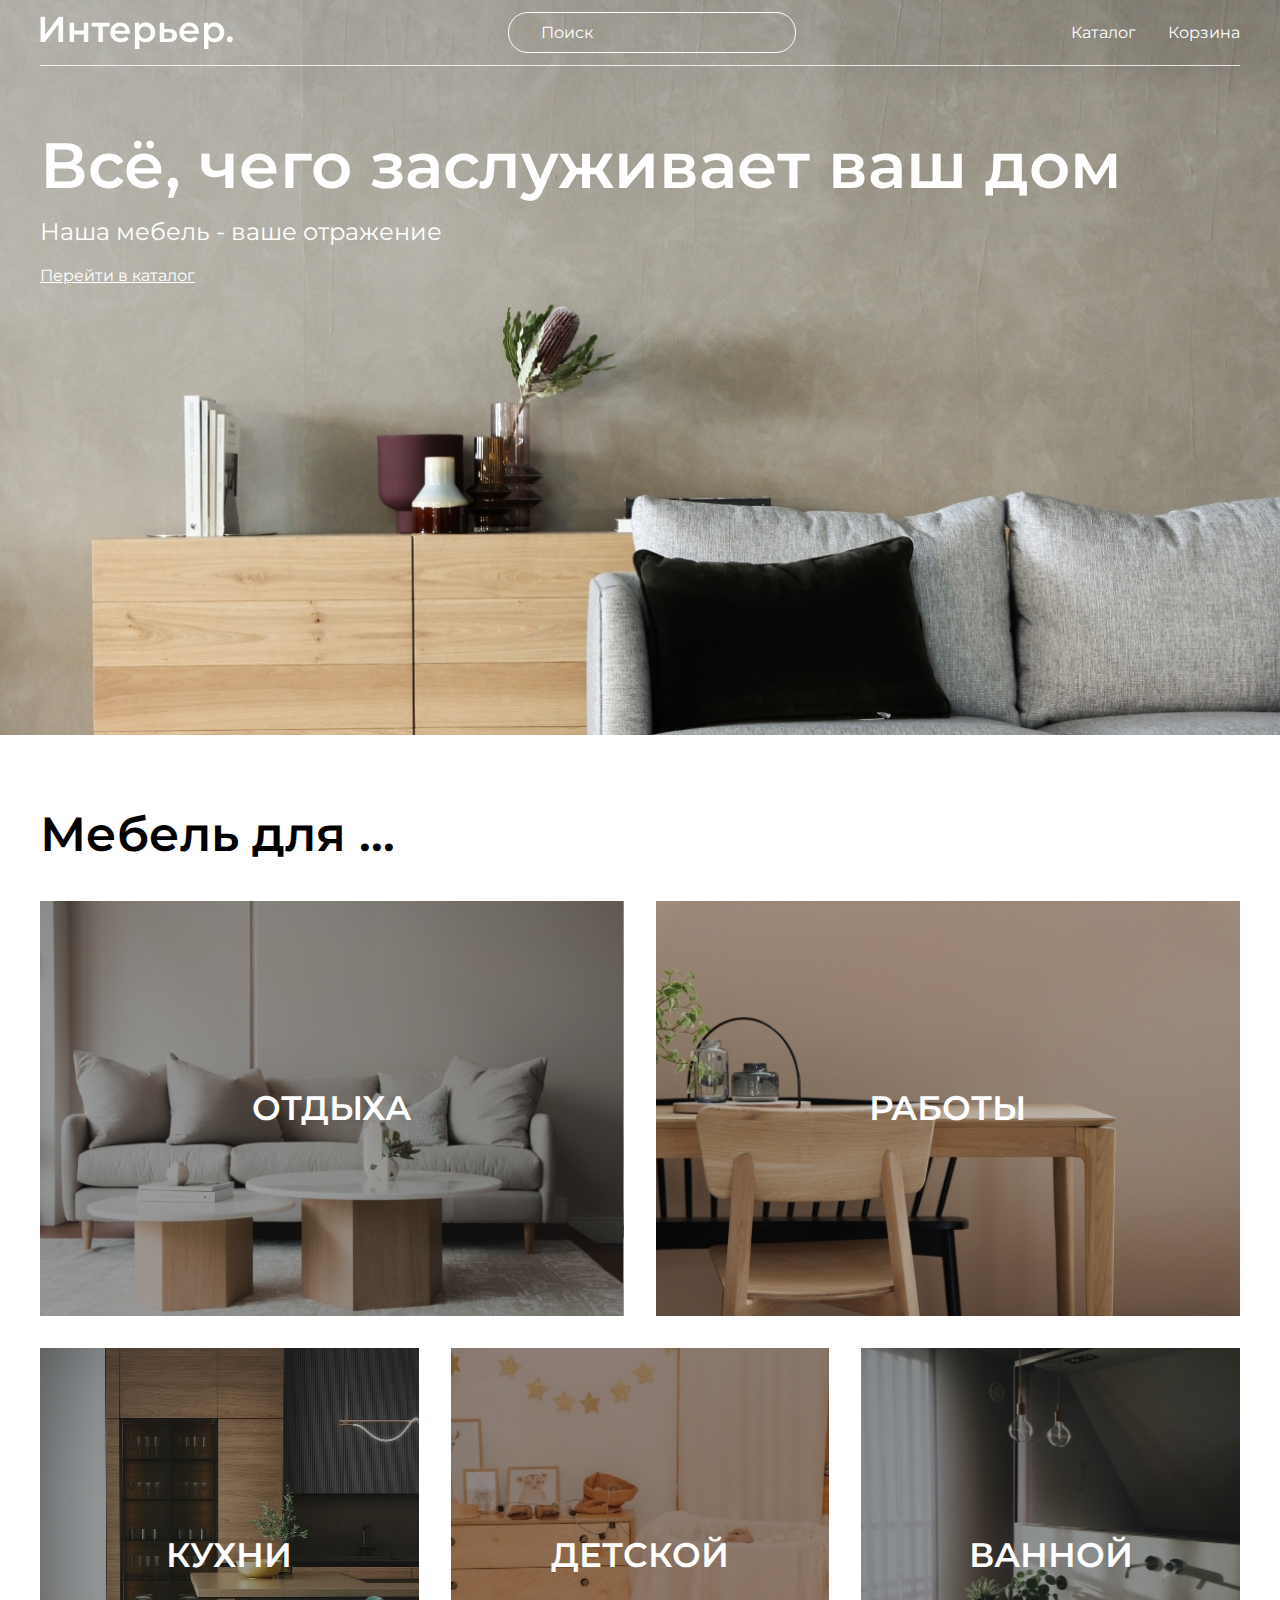
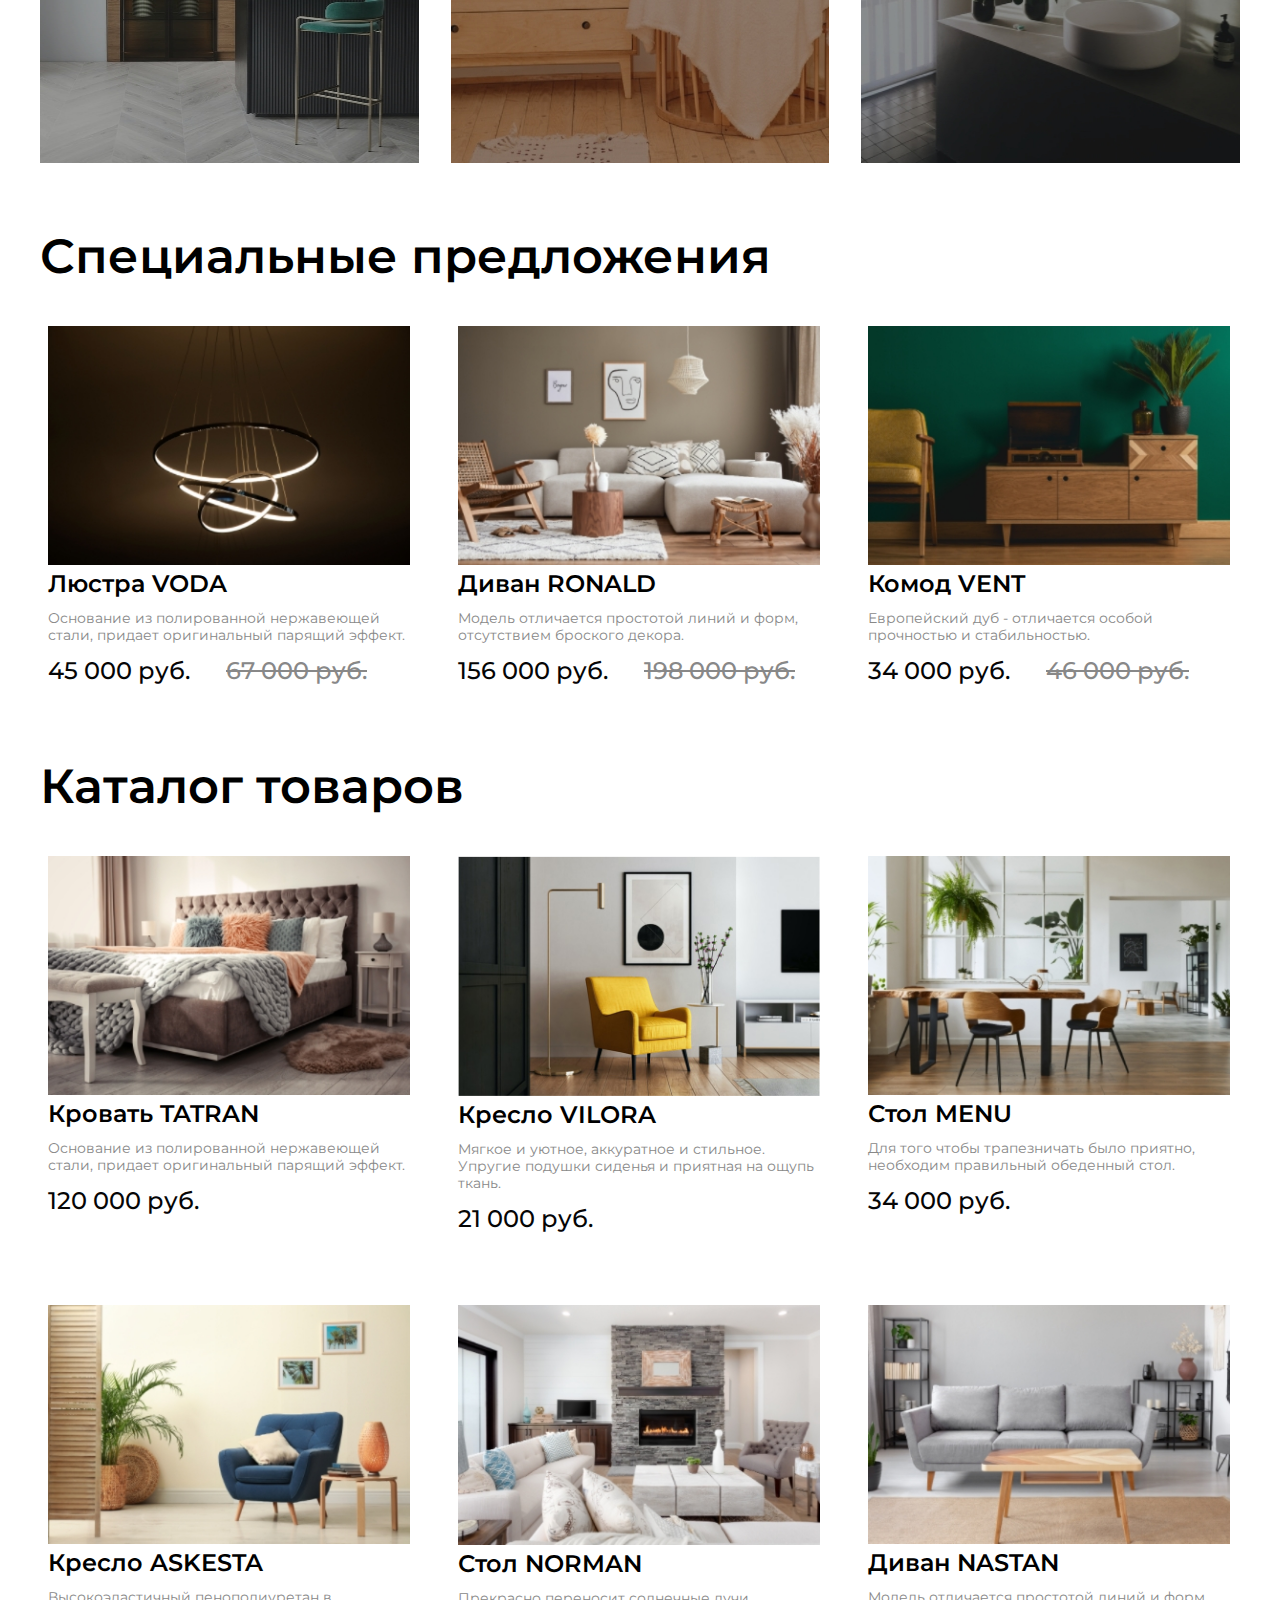
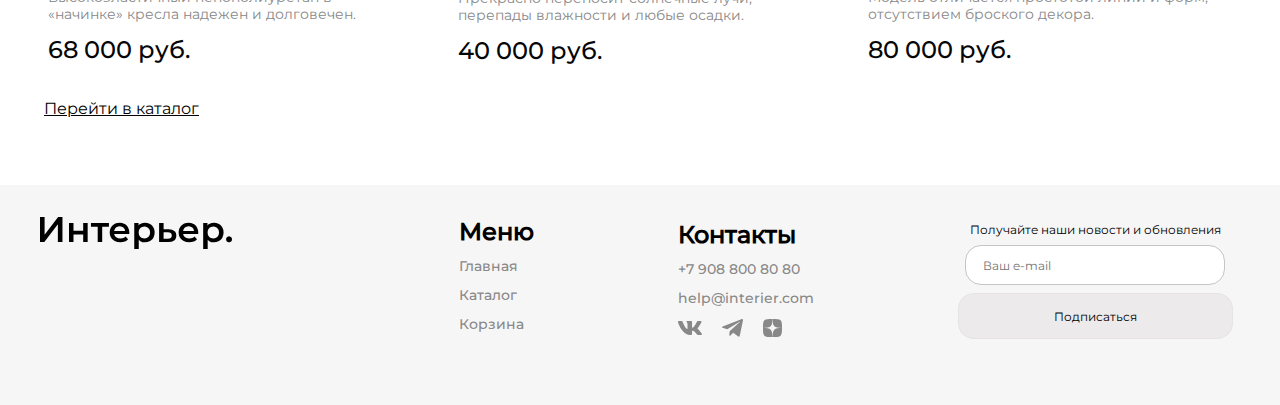
<file: index.html>
<!DOCTYPE html>
<html lang="ru">
  <head>
    <meta charset="UTF-8" />
    <meta http-equiv="X-UA-Compatible" content="IE=edge" />
    <meta name="viewport" content="width=device-width, initial-scale=1.0" />
    <title>Главная страница</title>
    <link rel="stylesheet" href="style.css" />
  </head>

  <body>
    <section class="top_back">
      <div class="top center">
        <header>
          <div class="header">
            <a href="index.html">
              <picture class="header_logo">
                <source media="(min-width: 768px)" srcset="./img/logo.svg" />
                <source
                  media="(max-width: 767px)"
                  srcset="./img/logomobil.svg"
                />
                <img src="./img/logo.svg" alt="logo" />
              </picture>
            </a>
            <input placeholder="Поиск" class="header_input" type="text" />
            <nav class="menu">
              <a class="menu_link" href="catalog.html">Каталог</a>
              <a class="menu_link" href="basket.html">Корзина</a>
              <a href="#" class="menu_link_mobil">
                <img src="./img/search.svg" alt="search" />
                <!-- Поиск -->
              </a>
              <a href="catalog.html" class="menu_link_mobil">
                <img src="./img/catalog.svg" alt="catalog" />
                <!-- Каталог -->
              </a>
              <a href="basket.html" class="menu_link_mobil">
                <img src="./img/basket.svg" alt="basket" />
                <!-- Корзина -->
              </a>
            </nav>
          </div>
        </header>

        <div class="heading">
          <h1 class="heading_title">Всё, чего заслуживает ваш дом</h1>
          <p class="heading_text">Наша мебель - ваше отражение</p>
          <a class="heading_link" href="catalog.html">Перейти в каталог</a>
        </div>
      </div>
    </section>

    <section class="for-box center">
      <h2 class="heading_title heading_for">Мебель для ...</h2>
      <div class="for">
        <div class="for_item for_item_1 for_item_big">ОТДЫХА</div>
        <div class="for_item for_item_2 for_item_big">РАБОТЫ</div>
        <div class="for_item for_item_3">КУХНИ</div>
        <div class="for_item for_item_4">ДЕТСКОЙ</div>
        <div class="for_item for_item_5">ВАННОЙ</div>
      </div>
    </section>

    <section class="center">
      <h2 class="product_heading">Специальные предложения</h2>
      <div class="products_box_style">
        <div class="product">
          <img
            class="product_img"
            src="./img/product1.jpeg"
            alt="img.product1"
          />
          <h3 class="product_name">Люстра VODA</h3>
          <p class="product_text">
            Основание из полированной нержавеющей стали, придает оригинальный
            парящий эффект.
          </p>
          <p class="product_price">45 000 руб.</p>
          <p class="product_price_new">67 000 руб.</p>
        </div>
        <div class="product">
          <img
            class="product_img"
            src="./img/product2.jpeg"
            alt="img.product2"
          />
          <h3 class="product_name">Диван RONALD</h3>
          <p class="product_text">
            Модель отличается простотой линий и форм, отсутствием броского
            декора.
          </p>
          <p class="product_price">156 000 руб.</p>
          <p class="product_price_new">198 000 руб.</p>
        </div>
        <div class="product">
          <img
            class="product_img"
            src="./img/product3.jpeg"
            alt="img.product3"
          />
          <h3 class="product_name">Комод VENT</h3>
          <p class="product_text">
            Европейский дуб - отличается особой прочностью и стабильностью.
          </p>
          <p class="product_price">34 000 руб.</p>
          <p class="product_price_new">46 000 руб.</p>
        </div>
      </div>
    </section>

    <section class="center">
      <h2 class="product_heading">Каталог товаров</h2>
      <div class="products_box_style">
        <div class="product">
          <img
            class="product_img"
            src="./img/product4.jpeg"
            alt="img.product4"
          />
          <h3 class="product_name">Кровать TATRAN</h3>
          <p class="product_text">
            Основание из полированной нержавеющей стали, придает оригинальный
            парящий эффект.
          </p>
          <p class="product_price">120 000 руб.</p>
        </div>
        <div class="product">
          <img
            class="product_img"
            src="./img/product5.jpg"
            alt="img.product5"
          />
          <h3 class="product_name">Кресло VILORA</h3>
          <p class="product_text">
            Мягкое и уютное, аккуратное и стильное. Упругие подушки сиденья и
            приятная на ощупь ткань.
          </p>
          <p class="product_price">21 000 руб.</p>
        </div>
        <div class="product">
          <img
            class="product_img"
            src="./img/product6.jpeg"
            alt="img.product6"
          />
          <h3 class="product_name">Стол MENU</h3>
          <p class="product_text">
            Для того чтобы трапезничать было приятно, необходим правильный
            обеденный стол.
          </p>
          <p class="product_price">34 000 руб.</p>
        </div>
        <div class="product">
          <img
            class="product_img"
            src="./img/product7.jpeg"
            alt="img.product7"
          />
          <h3 class="product_name">Кресло ASKESTA</h3>
          <p class="product_text">
            Высокоэластичный пенополиуретан в «начинке» кресла надежен и
            долговечен.
          </p>
          <p class="product_price">68 000 руб.</p>
        </div>
        <div class="product">
          <img
            class="product_img"
            src="./img/product8.jpeg"
            alt="img.product8"
          />
          <h3 class="product_name">Стол NORMAN</h3>
          <p class="product_text">
            Прекрасно переносит солнечные лучи, перепады влажности и любые
            осадки.
          </p>
          <p class="product_price">40 000 руб.</p>
        </div>
        <div class="product">
          <img
            class="product_img"
            src="./img/product9.jpeg"
            alt="img.product9"
          />
          <h3 class="product_name">Диван NASTAN</h3>
          <p class="product_text">
            Модель отличается простотой линий и форм, отсутствием броского
            декора.
          </p>
          <p class="product_price">80 000 руб.</p>
        </div>
      </div>
      <div>
        <a class="link_text link_style" href="catalog.html"
          >Перейти в каталог</a
        >
      </div>
    </section>

    <footer class="footer center">
      <div class="footer_logo">
        <img src="./img/logodown.svg" alt="Логотип" />
      </div>
      <div class="footer_content">
        <div class="footer_menu">
          <h4 class="footer_heading">Меню</h4>
          <a class="footer_link" href="index.html">Главная</a>
          <a class="footer_link" href="catalog.html">Каталог</a>
          <a class="footer_link" href="basket.html">Корзина</a>
        </div>
        <div class="footer_contact">
          <h4 class="footer_heading">Контакты</h4>
          <a class="footer_link" href="tel:+79088008080">+7 908 800 80 80</a>
          <a class="footer_link" href="mailto:help@interier.com"
            >help@interier.com</a
          >
          <div class="footer_item">
            <a class="footer_item_link" href="#">
              <svg
                width="24.000504"
                height="14.000000"
                viewBox="0 0 24.0005 14"
                fill="none"
                xmlns="http://www.w3.org/2000/svg"
                xmlns:xlink="http://www.w3.org/1999/xlink"
              >
                <path
                  d="M23.45 0.94C23.61 0.4 23.45 0 22.65 0L20.03 0C19.36 0 19.05 0.34 18.88 0.72C18.88 0.72 17.55 3.92 15.66 6C15.04 6.6 14.77 6.79 14.43 6.79C14.27 6.79 14.01 6.6 14.01 6.05L14.01 0.94C14.01 0.29 13.83 0 13.27 0L9.15 0C8.73 0 8.48 0.3 8.48 0.59C8.48 1.21 9.42 1.35 9.52 3.1L9.52 6.9C9.52 7.73 9.37 7.88 9.03 7.88C8.14 7.88 5.98 4.67 4.69 1C4.44 0.28 4.19 0 3.52 0L0.9 0C0.15 0 0 0.34 0 0.72C0 1.41 0.88 4.8 4.14 9.28C6.31 12.34 9.37 14 12.15 14C13.82 14 14.02 13.63 14.02 12.99L14.02 10.68C14.02 9.94 14.18 9.8 14.71 9.8C15.1 9.8 15.77 9.99 17.33 11.46C19.11 13.21 19.4 14 20.4 14L23.03 14C23.78 14 24.15 13.63 23.94 12.9C23.7 12.18 22.85 11.12 21.72 9.88C21.11 9.17 20.19 8.4 19.91 8.02C19.52 7.53 19.63 7.31 19.91 6.87C19.91 6.87 23.11 2.45 23.44 0.94L23.45 0.94Z"
                  fill="#888888"
                  fill-opacity="1.000000"
                  fill-rule="evenodd"
                />
              </svg>
            </a>
            <a class="footer_item_link" href="#">
              <svg
                width="21.000000"
                height="17.675659"
                viewBox="0 0 21 17.6757"
                fill="none"
                xmlns="http://www.w3.org/2000/svg"
                xmlns:xlink="http://www.w3.org/1999/xlink"
              >
                <path
                  d="M19.29 0.2L0.69 7.41C-0.06 7.74 -0.32 8.42 0.5 8.78L5.28 10.31L16.82 3.14C17.45 2.69 18.09 2.81 17.54 3.3L7.63 12.32L7.31 16.14C7.6 16.73 8.13 16.73 8.47 16.44L11.21 13.83L15.91 17.37C17 18.02 17.59 17.6 17.83 16.41L20.91 1.74C21.23 0.28 20.68 -0.37 19.29 0.2Z"
                  fill="#888888"
                  fill-opacity="1.000000"
                  fill-rule="nonzero"
                />
              </svg>
            </a>
            <a class="footer_item_link" href="#">
              <svg
                width="19.000000"
                height="18.000000"
                viewBox="0 0 19 18"
                fill="none"
                xmlns="http://www.w3.org/2000/svg"
                xmlns:xlink="http://www.w3.org/1999/xlink"
              >
                <path
                  d="M11.33 10.73C9.83 12.19 9.73 14.01 9.6 18C13.52 18 16.23 17.98 17.62 16.7C18.98 15.37 19 12.68 19 9.09C14.79 9.22 12.87 9.32 11.33 10.73ZM0 9.09C0 12.68 0.01 15.37 1.37 16.7C2.76 17.98 5.47 18 9.39 18C9.26 14.01 9.16 12.19 7.66 10.73C6.12 9.32 4.2 9.21 0 9.09ZM9.39 0C5.48 0 2.76 0.01 1.37 1.29C0.01 2.62 0 5.31 0 8.9C4.2 8.77 6.12 8.67 7.66 7.26C9.16 5.8 9.26 3.98 9.39 0ZM11.33 7.26C9.83 5.8 9.73 3.98 9.6 0C13.52 0 16.23 0.01 17.62 1.29C18.98 2.62 19 5.31 19 8.9C14.79 8.77 12.87 8.67 11.33 7.26Z"
                  fill="#888888"
                  fill-opacity="1.000000"
                  fill-rule="nonzero"
                />
              </svg>
            </a>
          </div>
        </div>
        <form action="#" class="footer_form">
          <p class="footer_text">Получайте наши новости и обновления</p>
          <input placeholder="Ваш e-mail" class="input1" type="email" />
          <button class="button1">Подписаться</button>
        </form>
      </div>
    </footer>
  </body>
</html>
</file>
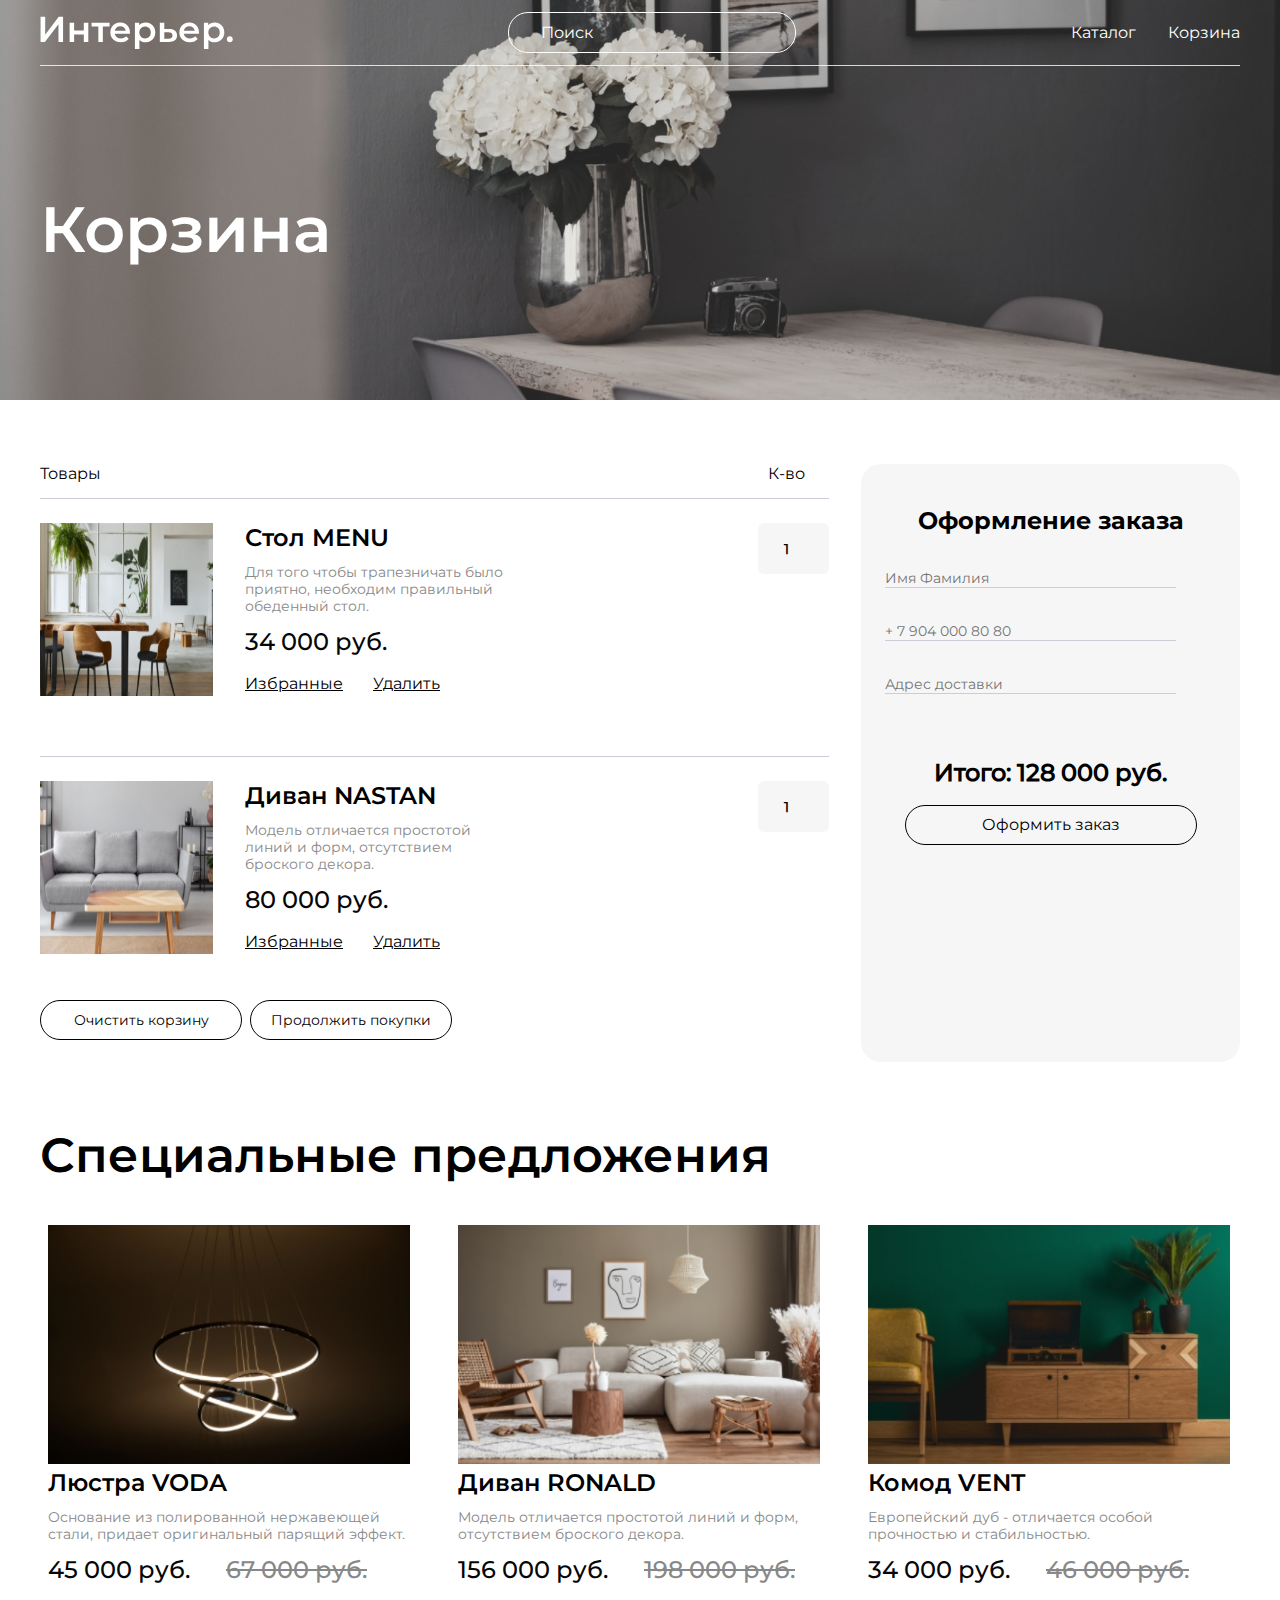
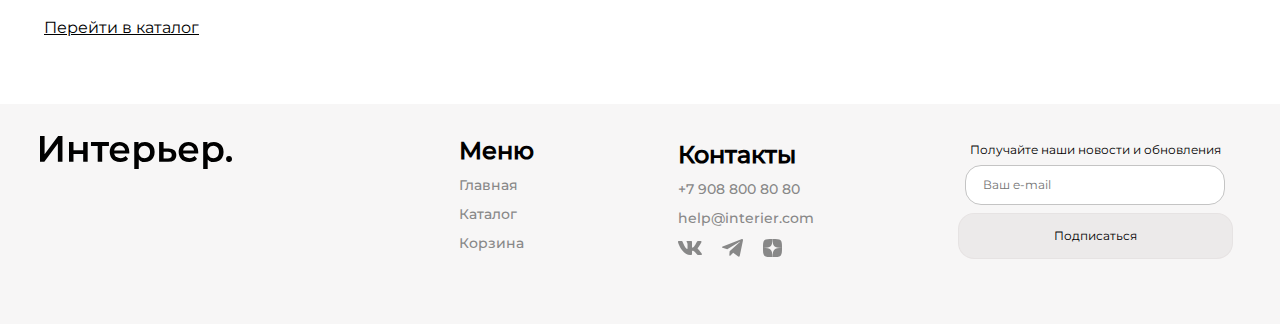
<file: basket.html>
<!DOCTYPE html>
<html lang="ru">
  <head>
    <meta charset="UTF-8" />
    <meta http-equiv="X-UA-Compatible" content="IE=edge" />
    <meta name="viewport" content="width=device-width, initial-scale=1.0" />
    <title>Корзина</title>
    <link rel="stylesheet" href="style.css" />
  </head>

  <body>
    <section class="top_back_basket">
      <div class="center">
        <header>
          <div class="header">
            <a href="index.html">
              <picture class="header_logo">
                <source media="(min-width: 768px)" srcset="./img/logo.svg" />
                <source
                  media="(max-width: 767px)"
                  srcset="./img/logomobil.svg"
                />
                <img src="./img/logo.svg" alt="logo" />
              </picture>
            </a>
            <input placeholder="Поиск" class="header_input" type="text" />
            <nav class="menu">
              <a class="menu_link" href="catalog.html">Каталог</a>
              <a class="menu_link" href="basket.html">Корзина</a>
              <a href="#" class="menu_link_mobil">
                <img src="./img/search.svg" alt="search" />
                <!-- Поиск -->
              </a>
              <a href="catalog.html" class="menu_link_mobil">
                <img src="./img/catalog.svg" alt="catalog" />
                <!-- Каталог -->
              </a>
              <a href="basket.html" class="menu_link_mobil">
                <img src="./img/basket.svg" alt="basket" />
                <!-- Корзина -->
              </a>
            </nav>
          </div>
        </header>
        <div class="heading">
          <h2 class="heading_title heading_catalog">Корзина</h2>
        </div>
      </div>
    </section>

    <section class="center">
      <div class="basket">
        <div class="basket_products">
          <div class="basket_label">
            <p>Товары</p>
            <p>К-во</p>
          </div>
          <div class="basket_product">
            <div class="basket_product_box">
              <div class="basket_img">
                <img
                  class="basket_img_zoom"
                  src="./img/product6.jpeg"
                  alt="img.product6"
                />
              </div>
              <div class="basket_product_text">
                <a class="product_name" href="catalog.html">Стол MENU</a>
                <p class="product_text product_mobil_text">
                  Для того чтобы трапезничать было приятно, необходим правильный
                  обеденный стол.
                </p>
                <p class="product_price product_mobil_text">34 000 руб.</p>
                <div class="link_style_basket">
                  <a class="link_text link_text_mobil" href="#">Избранные</a>
                  <a class="link_text link_text_mobil" href="#">Удалить</a>
                </div>
              </div>
            </div>
            <div class="basket_product_volue">
              <input
                type="number"
                id="#"
                min="1"
                value="1"
                class="number-input"
              />
            </div>
          </div>
          <div class="basket_product">
            <div class="basket_product_box">
              <div class="basket_img">
                <img
                  class="basket_img_zoom"
                  src="./img/product9.jpeg"
                  alt="img.product9"
                />
              </div>
              <div class="basket_product_text">
                <a class="product_name" href="catalog.html">Диван NASTAN</a>
                <p class="product_text product_mobil_text">
                  Модель отличается простотой линий и форм, отсутствием броского
                  декора.
                </p>
                <p class="product_price product_mobil_text">80 000 руб.</p>
                <div class="link_style_basket">
                  <a class="link_text link_text_mobil" href="#">Избранные</a>
                  <a class="link_text link_text_mobil" href="#">Удалить</a>
                </div>
              </div>
            </div>
            <div class="basket_product_volue">
              <input
                type="number"
                id="#"
                min="1"
                value="1"
                class="number-input"
              />
            </div>
          </div>
          <div class="basket_nav">
            <button class="basket_link" type="reset">Очистить корзину</button>
            <a class="basket_link basket_link_black" href="catalog.html"
              >Продолжить покупки</a
            >
          </div>
        </div>
        <div class="basket_form">
          <h3 class="basket_form_text">Оформление заказа</h3>
          <input
            class="basket_form_input"
            type="text"
            placeholder="Имя Фамилия"
          />
          <input
            class="basket_form_input"
            type="tel"
            name=""
            id="#"
            placeholder="+ 7 904 000 80 80"
          />
          <input
            class="basket_form_input"
            type="email"
            name=""
            id="#"
            placeholder="Адрес доставки"
          />
          <h3 class="basket_form_summ">Итого: 128 000 руб.</h3>
          <div class="basket_form_buttombox">
            <a class="basket_form_buttom" href="#">Оформить заказ</a>
          </div>
        </div>
      </div>
    </section>

    <section class="center">
      <h2 class="product_heading">Специальные предложения</h2>
      <div class="products_box_style">
        <div class="product">
          <img
            class="product_img"
            src="./img/product1.jpeg"
            alt="img.product1"
          />
          <h3 class="product_name">Люстра VODA</h3>
          <p class="product_text">
            Основание из полированной нержавеющей стали, придает оригинальный
            парящий эффект.
          </p>
          <p class="product_price">45 000 руб.</p>
          <p class="product_price_new">67 000 руб.</p>
        </div>
        <div class="product">
          <img
            class="product_img"
            src="./img/product2.jpeg"
            alt="img.product2"
          />
          <h3 class="product_name">Диван RONALD</h3>
          <p class="product_text">
            Модель отличается простотой линий и форм, отсутствием броского
            декора.
          </p>
          <p class="product_price">156 000 руб.</p>
          <p class="product_price_new">198 000 руб.</p>
        </div>
        <div class="product">
          <img
            class="product_img"
            src="./img/product3.jpeg"
            alt="img.product3"
          />
          <h3 class="product_name">Комод VENT</h3>
          <p class="product_text">
            Европейский дуб - отличается особой прочностью и стабильностью.
          </p>
          <p class="product_price">34 000 руб.</p>
          <p class="product_price_new">46 000 руб.</p>
        </div>
      </div>
      <div>
        <a class="link_text link_style" href="catalog.html"
          >Перейти в каталог</a
        >
      </div>
    </section>

    <footer class="footer center">
      <div class="footer_logo">
        <img src="./img/logodown.svg" alt="Логотип" />
      </div>
      <div class="footer_content">
        <div class="footer_menu">
          <h4 class="footer_heading">Меню</h4>
          <a class="footer_link" href="index.html">Главная</a>
          <a class="footer_link" href="catalog.html">Каталог</a>
          <a class="footer_link" href="basket.html">Корзина</a>
        </div>
        <div class="footer_contact">
          <h4 class="footer_heading">Контакты</h4>
          <a class="footer_link" href="tel:+79088008080">+7 908 800 80 80</a>
          <a class="footer_link" href="mailto:help@interier.com"
            >help@interier.com</a
          >
          <div class="footer_item">
            <a class="footer_item_link" href="#">
              <svg
                width="24.000504"
                height="14.000000"
                viewBox="0 0 24.0005 14"
                fill="none"
                xmlns="http://www.w3.org/2000/svg"
                xmlns:xlink="http://www.w3.org/1999/xlink"
              >
                <path
                  d="M23.45 0.94C23.61 0.4 23.45 0 22.65 0L20.03 0C19.36 0 19.05 0.34 18.88 0.72C18.88 0.72 17.55 3.92 15.66 6C15.04 6.6 14.77 6.79 14.43 6.79C14.27 6.79 14.01 6.6 14.01 6.05L14.01 0.94C14.01 0.29 13.83 0 13.27 0L9.15 0C8.73 0 8.48 0.3 8.48 0.59C8.48 1.21 9.42 1.35 9.52 3.1L9.52 6.9C9.52 7.73 9.37 7.88 9.03 7.88C8.14 7.88 5.98 4.67 4.69 1C4.44 0.28 4.19 0 3.52 0L0.9 0C0.15 0 0 0.34 0 0.72C0 1.41 0.88 4.8 4.14 9.28C6.31 12.34 9.37 14 12.15 14C13.82 14 14.02 13.63 14.02 12.99L14.02 10.68C14.02 9.94 14.18 9.8 14.71 9.8C15.1 9.8 15.77 9.99 17.33 11.46C19.11 13.21 19.4 14 20.4 14L23.03 14C23.78 14 24.15 13.63 23.94 12.9C23.7 12.18 22.85 11.12 21.72 9.88C21.11 9.17 20.19 8.4 19.91 8.02C19.52 7.53 19.63 7.31 19.91 6.87C19.91 6.87 23.11 2.45 23.44 0.94L23.45 0.94Z"
                  fill="#888888"
                  fill-opacity="1.000000"
                  fill-rule="evenodd"
                />
              </svg>
            </a>
            <a class="footer_item_link" href="#">
              <svg
                width="21.000000"
                height="17.675659"
                viewBox="0 0 21 17.6757"
                fill="none"
                xmlns="http://www.w3.org/2000/svg"
                xmlns:xlink="http://www.w3.org/1999/xlink"
              >
                <path
                  d="M19.29 0.2L0.69 7.41C-0.06 7.74 -0.32 8.42 0.5 8.78L5.28 10.31L16.82 3.14C17.45 2.69 18.09 2.81 17.54 3.3L7.63 12.32L7.31 16.14C7.6 16.73 8.13 16.73 8.47 16.44L11.21 13.83L15.91 17.37C17 18.02 17.59 17.6 17.83 16.41L20.91 1.74C21.23 0.28 20.68 -0.37 19.29 0.2Z"
                  fill="#888888"
                  fill-opacity="1.000000"
                  fill-rule="nonzero"
                />
              </svg>
            </a>
            <a class="footer_item_link" href="#">
              <svg
                width="19.000000"
                height="18.000000"
                viewBox="0 0 19 18"
                fill="none"
                xmlns="http://www.w3.org/2000/svg"
                xmlns:xlink="http://www.w3.org/1999/xlink"
              >
                <path
                  d="M11.33 10.73C9.83 12.19 9.73 14.01 9.6 18C13.52 18 16.23 17.98 17.62 16.7C18.98 15.37 19 12.68 19 9.09C14.79 9.22 12.87 9.32 11.33 10.73ZM0 9.09C0 12.68 0.01 15.37 1.37 16.7C2.76 17.98 5.47 18 9.39 18C9.26 14.01 9.16 12.19 7.66 10.73C6.12 9.32 4.2 9.21 0 9.09ZM9.39 0C5.48 0 2.76 0.01 1.37 1.29C0.01 2.62 0 5.31 0 8.9C4.2 8.77 6.12 8.67 7.66 7.26C9.16 5.8 9.26 3.98 9.39 0ZM11.33 7.26C9.83 5.8 9.73 3.98 9.6 0C13.52 0 16.23 0.01 17.62 1.29C18.98 2.62 19 5.31 19 8.9C14.79 8.77 12.87 8.67 11.33 7.26Z"
                  fill="#888888"
                  fill-opacity="1.000000"
                  fill-rule="nonzero"
                />
              </svg>
            </a>
          </div>
        </div>
        <form action="#" class="footer_form">
          <p class="footer_text">Получайте наши новости и обновления</p>
          <input placeholder="Ваш e-mail" class="input1" type="email" />
          <button class="button1">Подписаться</button>
        </form>
      </div>
    </footer>
  </body>
</html>
</file>
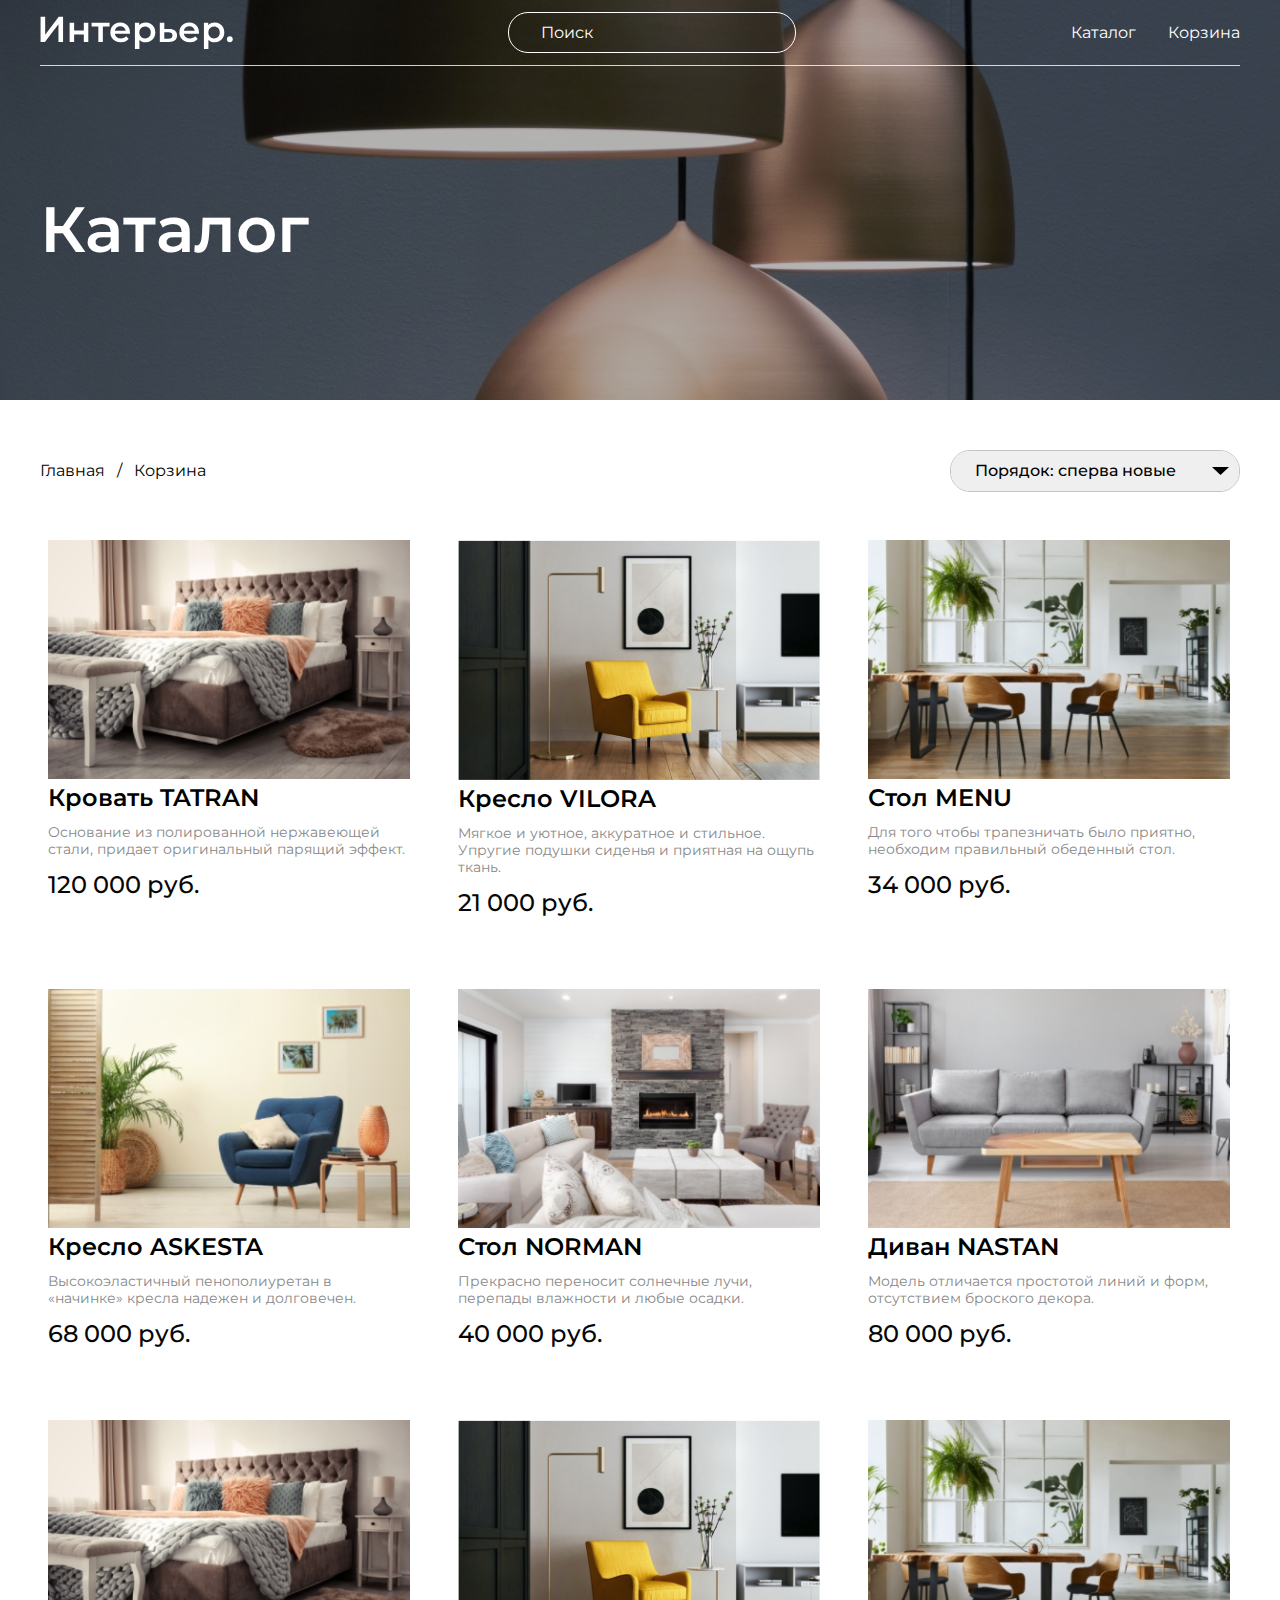
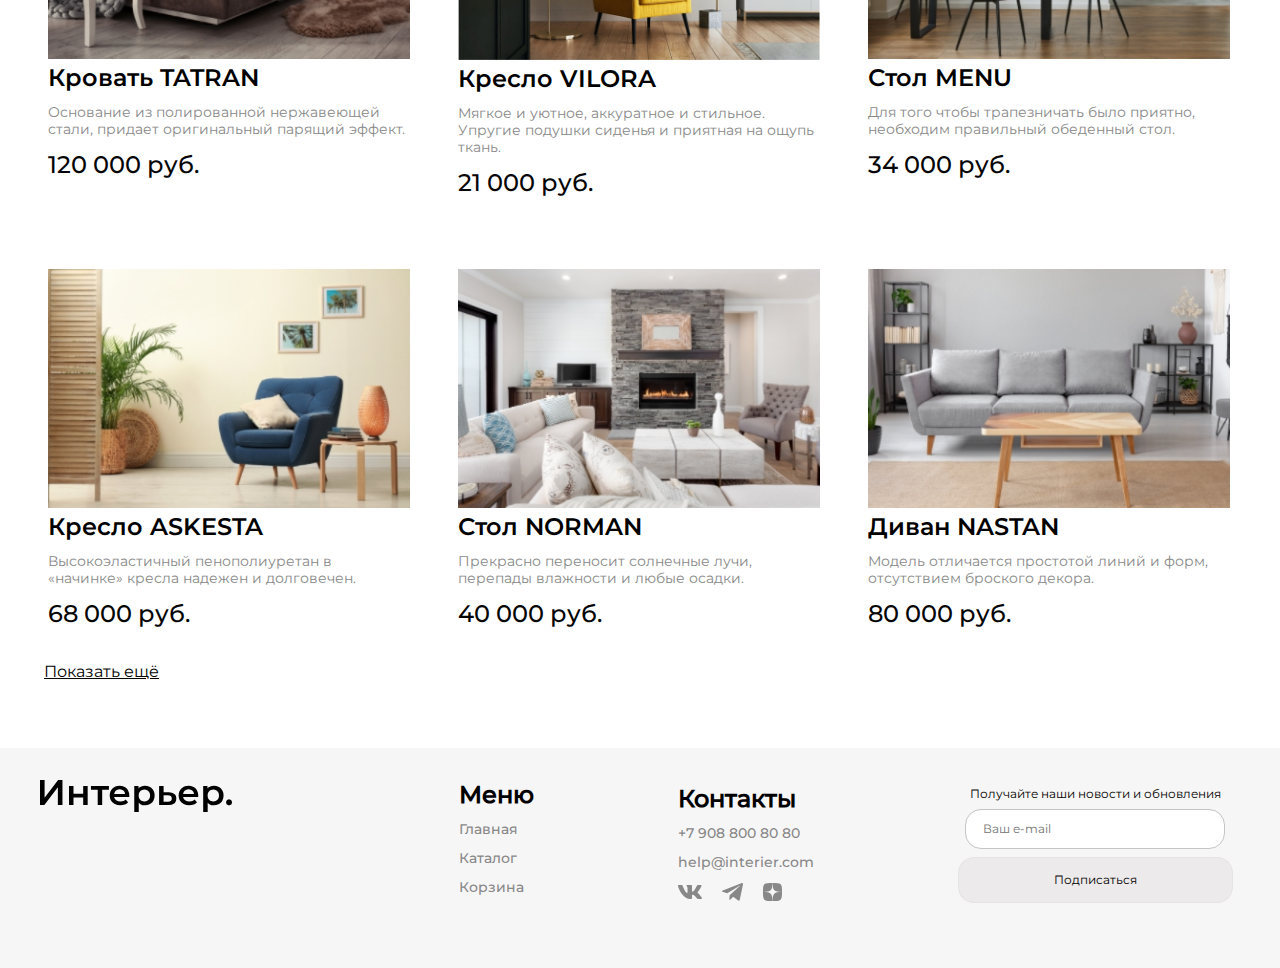
<file: catalog.html>
<!DOCTYPE html>
<html lang="ru">
  <head>
    <meta charset="UTF-8" />
    <meta http-equiv="X-UA-Compatible" content="IE=edge" />
    <meta name="viewport" content="width=device-width, initial-scale=1.0" />
    <title>Каталог</title>
    <link rel="stylesheet" href="style.css" />
  </head>

  <body>
    <section class="top_back_catalog">
      <div class="center">
        <header>
          <div class="header">
            <a href="index.html">
              <picture class="header_logo">
                <source media="(min-width: 768px)" srcset="./img/logo.svg" />
                <source
                  media="(max-width: 767px)"
                  srcset="./img/logomobil.svg"
                />
                <img src="./img/logo.svg" alt="logo" />
              </picture>
            </a>
            <input placeholder="Поиск" class="header_input" type="text" />
            <nav class="menu">
              <a class="menu_link" href="catalog.html">Каталог</a>
              <a class="menu_link" href="basket.html">Корзина</a>
              <a href="#" class="menu_link_mobil">
                <img src="./img/search.svg" alt="search" />
                <!-- Поиск -->
              </a>
              <a href="catalog.html" class="menu_link_mobil">
                <img src="./img/catalog.svg" alt="catalog" />
                <!-- Каталог -->
              </a>
              <a href="basket.html" class="menu_link_mobil">
                <img src="./img/basket.svg" alt="basket" />
                <!-- Корзина -->
              </a>
            </nav>
          </div>
        </header>
        <div class="heading">
          <h2 class="heading_title heading_catalog">Каталог</h2>
        </div>
      </div>
    </section>

    <section class="nav_select center">
      <nav class="menu_catalog">
        <a class="menu_link_catalog" href="index.html">Главная</a>

        <a class="menu_link_catalog" href="basket.html">Корзина</a>
      </nav>
      <div class="select">
        <select class="select_sorting" name="sorting" id="#">
          <option value="">Порядок: сперва новые</option>
          <option value="">Порядок: сперва популярные</option>
        </select>
      </div>
    </section>

    <section class="center">
      <div class="products_box_style">
        <div class="product">
          <img
            class="product_img"
            src="./img/product4.jpeg"
            alt="img.product4"
          />
          <h3 class="product_name">Кровать TATRAN</h3>
          <p class="product_text">
            Основание из полированной нержавеющей стали, придает оригинальный
            парящий эффект.
          </p>
          <p class="product_price">120 000 руб.</p>
        </div>
        <div class="product">
          <img
            class="product_img"
            src="./img/product5.jpg"
            alt="img.product5"
          />
          <h3 class="product_name">Кресло VILORA</h3>
          <p class="product_text">
            Мягкое и уютное, аккуратное и стильное. Упругие подушки сиденья и
            приятная на ощупь ткань.
          </p>
          <p class="product_price">21 000 руб.</p>
        </div>
        <div class="product">
          <img
            class="product_img"
            src="./img/product6.jpeg"
            alt="img.product6"
          />
          <h3 class="product_name">Стол MENU</h3>
          <p class="product_text">
            Для того чтобы трапезничать было приятно, необходим правильный
            обеденный стол.
          </p>
          <p class="product_price">34 000 руб.</p>
        </div>
        <div class="product">
          <img
            class="product_img"
            src="./img/product7.jpeg"
            alt="img.product7"
          />
          <h3 class="product_name">Кресло ASKESTA</h3>
          <p class="product_text">
            Высокоэластичный пенополиуретан в «начинке» кресла надежен и
            долговечен.
          </p>
          <p class="product_price">68 000 руб.</p>
        </div>
        <div class="product">
          <img
            class="product_img"
            src="./img/product8.jpeg"
            alt="img.product8"
          />
          <h3 class="product_name">Стол NORMAN</h3>
          <p class="product_text">
            Прекрасно переносит солнечные лучи, перепады влажности и любые
            осадки.
          </p>
          <p class="product_price">40 000 руб.</p>
        </div>
        <div class="product">
          <img
            class="product_img"
            src="./img/product9.jpeg"
            alt="img.product9"
          />
          <h3 class="product_name">Диван NASTAN</h3>
          <p class="product_text">
            Модель отличается простотой линий и форм, отсутствием броского
            декора.
          </p>
          <p class="product_price">80 000 руб.</p>
        </div>
        <div class="product">
          <img
            class="product_img"
            src="./img/product4.jpeg"
            alt="img.product4"
          />
          <h3 class="product_name">Кровать TATRAN</h3>
          <p class="product_text">
            Основание из полированной нержавеющей стали, придает оригинальный
            парящий эффект.
          </p>
          <p class="product_price">120 000 руб.</p>
        </div>
        <div class="product">
          <img
            class="product_img"
            src="./img/product5.jpg"
            alt="img.product5"
          />
          <h3 class="product_name">Кресло VILORA</h3>
          <p class="product_text">
            Мягкое и уютное, аккуратное и стильное. Упругие подушки сиденья и
            приятная на ощупь ткань.
          </p>
          <p class="product_price">21 000 руб.</p>
        </div>
        <div class="product">
          <img
            class="product_img"
            src="./img/product6.jpeg"
            alt="img.product6"
          />
          <h3 class="product_name">Стол MENU</h3>
          <p class="product_text">
            Для того чтобы трапезничать было приятно, необходим правильный
            обеденный стол.
          </p>
          <p class="product_price">34 000 руб.</p>
        </div>
        <div class="product">
          <img
            class="product_img"
            src="./img/product7.jpeg"
            alt="img.product7"
          />
          <h3 class="product_name">Кресло ASKESTA</h3>
          <p class="product_text">
            Высокоэластичный пенополиуретан в «начинке» кресла надежен и
            долговечен.
          </p>
          <p class="product_price">68 000 руб.</p>
        </div>
        <div class="product">
          <img
            class="product_img"
            src="./img/product8.jpeg"
            alt="img.product8"
          />
          <h3 class="product_name">Стол NORMAN</h3>
          <p class="product_text">
            Прекрасно переносит солнечные лучи, перепады влажности и любые
            осадки.
          </p>
          <p class="product_price">40 000 руб.</p>
        </div>
        <div class="product">
          <img
            class="product_img"
            src="./img/product9.jpeg"
            alt="img.product9"
          />
          <h3 class="product_name">Диван NASTAN</h3>
          <p class="product_text">
            Модель отличается простотой линий и форм, отсутствием броского
            декора.
          </p>
          <p class="product_price">80 000 руб.</p>
        </div>
      </div>
      <div>
        <a class="link_text link_style" href="catalog.html">Показать ещё</a>
      </div>
    </section>

      <footer class="footer center">
      <div class="footer_logo">
        <img src="./img/logodown.svg" alt="Логотип" />
      </div>
      <div class="footer_content">
        <div class="footer_menu">
          <h4 class="footer_heading">Меню</h4>
          <a class="footer_link" href="index.html">Главная</a>
          <a class="footer_link" href="catalog.html">Каталог</a>
          <a class="footer_link" href="basket.html">Корзина</a>
        </div>
        <div class="footer_contact">
          <h4 class="footer_heading">Контакты</h4>
          <a class="footer_link" href="tel:+79088008080">+7 908 800 80 80</a>
          <a class="footer_link" href="mailto:help@interier.com"
            >help@interier.com</a
          >
          <div class="footer_item">
            <a class="footer_item_link" href="#">
              <svg
                width="24.000504"
                height="14.000000"
                viewBox="0 0 24.0005 14"
                fill="none"
                xmlns="http://www.w3.org/2000/svg"
                xmlns:xlink="http://www.w3.org/1999/xlink"
              >
                <path
                  d="M23.45 0.94C23.61 0.4 23.45 0 22.65 0L20.03 0C19.36 0 19.05 0.34 18.88 0.72C18.88 0.72 17.55 3.92 15.66 6C15.04 6.6 14.77 6.79 14.43 6.79C14.27 6.79 14.01 6.6 14.01 6.05L14.01 0.94C14.01 0.29 13.83 0 13.27 0L9.15 0C8.73 0 8.48 0.3 8.48 0.59C8.48 1.21 9.42 1.35 9.52 3.1L9.52 6.9C9.52 7.73 9.37 7.88 9.03 7.88C8.14 7.88 5.98 4.67 4.69 1C4.44 0.28 4.19 0 3.52 0L0.9 0C0.15 0 0 0.34 0 0.72C0 1.41 0.88 4.8 4.14 9.28C6.31 12.34 9.37 14 12.15 14C13.82 14 14.02 13.63 14.02 12.99L14.02 10.68C14.02 9.94 14.18 9.8 14.71 9.8C15.1 9.8 15.77 9.99 17.33 11.46C19.11 13.21 19.4 14 20.4 14L23.03 14C23.78 14 24.15 13.63 23.94 12.9C23.7 12.18 22.85 11.12 21.72 9.88C21.11 9.17 20.19 8.4 19.91 8.02C19.52 7.53 19.63 7.31 19.91 6.87C19.91 6.87 23.11 2.45 23.44 0.94L23.45 0.94Z"
                  fill="#888888"
                  fill-opacity="1.000000"
                  fill-rule="evenodd"
                />
              </svg>
            </a>
            <a class="footer_item_link" href="#">
              <svg
                width="21.000000"
                height="17.675659"
                viewBox="0 0 21 17.6757"
                fill="none"
                xmlns="http://www.w3.org/2000/svg"
                xmlns:xlink="http://www.w3.org/1999/xlink"
              >
                <path
                  d="M19.29 0.2L0.69 7.41C-0.06 7.74 -0.32 8.42 0.5 8.78L5.28 10.31L16.82 3.14C17.45 2.69 18.09 2.81 17.54 3.3L7.63 12.32L7.31 16.14C7.6 16.73 8.13 16.73 8.47 16.44L11.21 13.83L15.91 17.37C17 18.02 17.59 17.6 17.83 16.41L20.91 1.74C21.23 0.28 20.68 -0.37 19.29 0.2Z"
                  fill="#888888"
                  fill-opacity="1.000000"
                  fill-rule="nonzero"
                />
              </svg>
            </a>
            <a class="footer_item_link" href="#">
              <svg
                width="19.000000"
                height="18.000000"
                viewBox="0 0 19 18"
                fill="none"
                xmlns="http://www.w3.org/2000/svg"
                xmlns:xlink="http://www.w3.org/1999/xlink"
              >
                <path
                  d="M11.33 10.73C9.83 12.19 9.73 14.01 9.6 18C13.52 18 16.23 17.98 17.62 16.7C18.98 15.37 19 12.68 19 9.09C14.79 9.22 12.87 9.32 11.33 10.73ZM0 9.09C0 12.68 0.01 15.37 1.37 16.7C2.76 17.98 5.47 18 9.39 18C9.26 14.01 9.16 12.19 7.66 10.73C6.12 9.32 4.2 9.21 0 9.09ZM9.39 0C5.48 0 2.76 0.01 1.37 1.29C0.01 2.62 0 5.31 0 8.9C4.2 8.77 6.12 8.67 7.66 7.26C9.16 5.8 9.26 3.98 9.39 0ZM11.33 7.26C9.83 5.8 9.73 3.98 9.6 0C13.52 0 16.23 0.01 17.62 1.29C18.98 2.62 19 5.31 19 8.9C14.79 8.77 12.87 8.67 11.33 7.26Z"
                  fill="#888888"
                  fill-opacity="1.000000"
                  fill-rule="nonzero"
                />
              </svg>
            </a>
          </div>
        </div>
        <form action="#" class="footer_form">
          <p class="footer_text">Получайте наши новости и обновления</p>
          <input placeholder="Ваш e-mail" class="input1" type="email" />
          <button class="button1">Подписаться</button>
        </form>
      </div>
    </footer>
  </body>
</html>
</file>
<file: style.css>
@charset "UTF-8";
/*текстовые стили*/
/*масштаб изображения продукта в карзине*/
/*Оформление кнопок корзины*/
/*box-sizing*/
/*Отступы*/
* {
  margin: 0;
  padding: 0;
}

a {
  text-decoration: none;
  display: block;
}

@font-face {
  font-family: "Montserrat_400";
  src: url(./fonts/montserrat_400.ttf);
}
@font-face {
  font-family: "Montserrat_500";
  src: url(./fonts/montserrat_500.ttf);
}
@font-face {
  font-family: "Montserrat_600";
  src: url(./fonts/montserrat_600.ttf);
}
@font-face {
  font-family: "Montserrat_700";
  src: url(./fonts/montserrat-700.ttf);
}
.center {
  padding-left: calc(50% - 600px);
  padding-right: calc(50% - 600px);
}

.top_back {
  height: 735px;
  background-image: url(./img/topback.jpeg);
  background-repeat: no-repeat;
  background-position: center;
  background-size: cover;
}
.top_back_catalog {
  height: 400px;
  background-image: url(./img/topbackcat.jpeg);
  background-repeat: no-repeat;
  background-position: center;
  background-size: cover;
}

.header {
  display: flex;
  flex-wrap: wrap;
  justify-content: space-between;
  align-items: center;
  border-bottom: 0.5px solid rgba(255, 255, 255, 0.8);
  line-height: 76px;
}
.header_logo {
  display: flex;
  flex-direction: row;
  justify-content: flex-start;
  align-items: center;
  gap: 10;
  padding: 16px 0px 16px 0px;
}
.header_input {
  font-family: "Montserrat_400", sans-serif;
  color: rgb(255, 255, 255);
  font-size: 16px;
  line-height: 20px;
  text-align: left;
  padding-left: 32px;
  padding-right: 32px;
  box-sizing: border-box;
  width: 288px;
  height: 41px;
  border: 1px solid rgb(255, 255, 255);
  border-radius: 20px;
  background: rgb(255, 255, 255);
  background-color: transparent;
}
.header_input::-moz-placeholder {
  color: white;
}
.header_input::placeholder {
  color: white;
}

.menu {
  font-family: "Montserrat_400", sans-serif;
  box-sizing: border-box;
  display: flex;
  gap: 32px;
  /*border: 1px solid rgb(17, 47, 152);*/
}
.menu_catalog {
  display: flex;
  flex-wrap: wrap;
}
.menu_link {
  font-family: "Montserrat_400", sans-serif;
  font-size: 16px;
  line-height: 20px;
  letter-spacing: 0%;
  text-align: left;
  color: rgb(255, 255, 255);
}
.menu_link_mobil {
  display: none;
}
.menu_link_catalog {
  color: rgb(0, 0, 0);
  font-family: "Montserrat_400";
  font-size: 16px;
  line-height: 32px;
  letter-spacing: 0%;
  text-align: left;
}
.menu_link_catalog:not(:last-child)::after {
  content: "/";
  padding: 12px;
  font-family: "Montserrat_400", sans-serif;
  font-size: 16px;
  line-height: 20px;
  letter-spacing: 0%;
  text-align: left;
}
.menu_link _catalog:hover {
  text-decoration: underline;
}
.menu_link:hover {
  text-decoration: underline;
}

.nav_select {
  display: flex;
  justify-content: space-between;
  align-content: center;
  align-items: center;
  flex-wrap: wrap;
  margin-top: 50px;
  margin-bottom: 40px;
}

.select {
  display: flex;
  border: 1px solid rgb(196, 196, 196);
  border-radius: 20px;
  line-height: 20px;
  overflow: hidden;
  align-items: center;
  justify-content: space-between;
  width: 288px;
}
.select_sorting {
  border: none;
  margin: 0;
  color: rgb(0, 0, 0);
  font-family: "Montserrat_500";
  font-size: 16px;
  line-height: 20px;
  letter-spacing: 0%;
  text-align: left;
  appearance: none;
  padding: 10px 5px 10px 24px;
  width: 100%;
  -webkit-appearance: none; /* Для Safari */
  -moz-appearance: none; /* Для Firefox */
  background-image: url(./img/arrow.svg);
  background-position: right 10px center;
  background-repeat: no-repeat;
  padding-right: 30px; /* Место для стрелки */
}
.select_sorting:hover {
  text-decoration: underline;
  border-color: #999;
}
.select_sorting:focus {
  outline: none;
}

.arrow {
  padding-right: 16px;
}

.heading {
  display: flex;
  flex-direction: column;
  flex-wrap: wrap;
}
.heading_title {
  font-family: "Montserrat_600", sans-serif;
  font-size: 64px;
  line-height: 70px;
  margin-top: 64px;
  margin-bottom: 16px;
  color: rgb(255, 255, 255);
  letter-spacing: 0%;
  text-align: left;
}
.heading_catalog {
  margin-top: 128px;
}
.heading_text {
  font-family: "Montserrat_400", sans-serif;
  font-size: 24px;
  line-height: 32px;
  margin-bottom: 16px;
  color: rgb(255, 255, 255);
  letter-spacing: 0%;
  text-align: left;
}
.heading_link {
  font-size: 16px;
  line-height: 24px;
  font-family: "Montserrat_400", sans-serif;
  color: rgb(255, 255, 255);
  letter-spacing: 0%;
  text-align: left;
  text-decoration-line: underline;
}

.heading_for {
  color: #000;
  font-size: 48px;
}

.for {
  display: grid;
  gap: 32px;
  grid-template-columns: repeat(12, 1fr);
  margin-top: 32px;
}
.for_item {
  height: 415px;
  grid-column: span 4;
  color: rgb(255, 255, 255);
  font-family: "Montserrat_600", sans-serif;
  font-size: 34px;
  line-height: 41px;
  letter-spacing: 0%;
  display: flex;
  justify-content: center;
  align-items: center;
  transition: transform 0.3s;
}
.for_item:hover {
  transform: scale(1.05);
}
.for_item_big {
  grid-column: span 6;
}
.for_item_1 {
  background-image: url(./img/for1.jpeg);
}
.for_item_2 {
  background-image: url(./img/for2.jpeg);
}
.for_item_3 {
  background-image: url(./img/for3.jpeg);
}
.for_item_4 {
  background-image: url(./img/for4.jpeg);
}
.for_item_5 {
  background-image: url(./img/for5.jpeg);
}

.products_box_style {
  display: flex;
  flex-wrap: wrap;
  -moz-column-gap: 32px;
       column-gap: 32px;
  row-gap: 56px;
}

.product {
  box-sizing: border-box;
  width: 378px;
  padding: 8px;
  transition: transform 0.3s;
}
.product:hover {
  transform: scale(1.1);
}
.product_img {
  width: 100%;
}
.product_heading {
  margin-top: 64px;
  margin-bottom: 32px;
  color: rgb(0, 0, 0);
  font-family: "Montserrat_600", sans-serif;
  font-size: 48px;
  line-height: 59px;
  letter-spacing: 0%;
  /*text-align: center;*/
}
.product_name {
  font-size: 24px;
  line-height: 29px;
  color: rgb(0, 0, 0);
  margin-bottom: 12px;
  font-family: "Montserrat_600", sans-serif;
  letter-spacing: 0%;
  text-align: left;
}
.product_text {
  margin-bottom: 12px;
  color: rgb(136, 136, 136);
  font-family: "Montserrat_400", sans-serif;
  font-size: 14px;
  line-height: 17px;
  letter-spacing: 0%;
  text-align: left;
  display: flex;
  flex-wrap: wrap;
}
.product_price {
  color: rgb(5, 5, 5);
  font-family: "Montserrat_500", sans-serif;
  font-size: 24px;
  line-height: 29px;
  letter-spacing: 0%;
  text-align: left;
  display: inline;
}
.product_price_new {
  color: rgb(136, 136, 136);
  font-family: "Montserrat_500", sans-serif;
  font-size: 24px;
  font-weight: 500;
  line-height: 29px;
  letter-spacing: 0%;
  text-align: left;
  text-decoration-line: line-through;
  display: inline;
  margin-left: 32px;
}

.link_text {
  color: rgb(0, 0, 0);
  font-family: "Montserrat_400", sans-serif;
  font-size: 16px;
  line-height: 24px;
  letter-spacing: 0%;
  text-align: left;
  text-decoration-line: underline;
}
.link_text:hover {
  color: rgb(136, 136, 136);
  text-decoration: none;
}
.link_style {
  display: flex;
  margin-top: 24px;
  margin-bottom: 64px;
  margin-left: 4px;
}

.footer {
  display: flex;
  flex-wrap: wrap;
  justify-content: space-between;
  background-color: rgb(247, 246, 246);
  padding-top: 32px;
  padding-bottom: 60px;
}
.footer_content {
  display: flex;
  justify-content: space-around;
  align-items: center;
  width: 789px;
  flex-wrap: wrap;
  -moz-column-gap: 129px;
       column-gap: 129px;
}
.footer_menu {
  display: flex;
  flex-direction: column;
  align-content: flex-start;
  justify-content: center;
}
.footer_contact {
  display: flex;
  flex-direction: column;
  align-content: flex-start;
  justify-content: center;
}
.footer_heading {
  margin-bottom: 12px;
  color: rgb(0, 0, 0);
  font-family: "Montserrat_500", sans-serif;
  font-size: 24px;
  line-height: 29px;
  letter-spacing: 0%;
  text-align: left;
  display: block;
}
.footer_info {
  display: flex;
}
.footer_item {
  display: flex;
  flex-wrap: wrap;
  justify-content: flex-start;
  align-items: center;
  gap: 20px;
}
.footer_item_link:hover path {
  fill: #000;
}
.footer_link {
  margin-bottom: 12px;
  color: rgb(136, 136, 136);
  font-family: "Montserrat_500", sans-serif;
  font-size: 14px;
  line-height: 17px;
  letter-spacing: 0%;
  text-align: left;
}
.footer_link:hover {
  text-decoration: underline;
}
.footer_form {
  display: flex;
  flex-direction: column;
  align-items: center;
}
.footer_text {
  margin-bottom: 8px;
  color: rgb(0, 0, 0);
  font-family: "Montserrat_400", sans-serif;
  font-size: 12px;
  line-height: 15px;
  letter-spacing: 0%;
  text-align: left;
}

.input1 {
  background: rgb(255, 255, 255);
  border: 1px solid rgb(196, 196, 196);
  box-sizing: border-box;
  border-radius: 16px;
  font-style: normal;
  font-weight: normal;
  font-size: 15px;
  line-height: 18px;
  color: #c4c4c4;
  width: 260px;
  height: 40px;
  font-family: "Montserrat_400", sans-serif;
  color: rgb(196, 196, 196);
  font-size: 12px;
  line-height: 15px;
  letter-spacing: 0%;
  text-align: left;
  padding-left: 17px;
  padding-right: 17px;
  margin-bottom: 8px;
}

.button1 {
  background: rgba(222, 215, 215, 0.41);
  border: 1px solid rgba(222, 215, 215, 0.41);
  box-sizing: border-box;
  border-radius: 16px;
  width: 275px;
  height: 46px;
  color: rgb(0, 0, 0);
  font-family: "Montserrat_400", sans-serif;
  font-size: 12px;
  line-height: 15px;
  letter-spacing: 0%;
  text-align: center;
  transition: background 0.3s, color 0.3s;
}
.button1:hover {
  background: rgb(0, 0, 0);
  color: rgb(255, 255, 255);
}

/*текстовые стили*/
/*масштаб изображения продукта в карзине*/
/*Оформление кнопок корзины*/
/*box-sizing*/
/*Отступы*/
.top_back_basket {
  height: 400px;
  background-image: url(./img/topbackbasket.jpeg);
  background-repeat: no-repeat;
  background-position: center;
  background-size: cover;
}

.basket {
  display: grid;
  grid-template-columns: repeat(12, 1fr);
  -moz-column-gap: 32px;
       column-gap: 32px;
}
.basket_label {
  display: flex;
  justify-content: space-between;
  margin-top: 64px;
  align-items: center;
  color: rgb(0, 0, 0);
  font-family: "Montserrat_400";
  font-size: 16px;
  line-height: 20px;
  letter-spacing: 0px;
  text-align: left;
  padding-right: 24px;
}
.basket_products {
  grid-column: span 8;
}
.basket_form {
  grid-column: span 4;
  height: 556px;
  max-width: 379px;
  display: flex;
  flex-direction: column;
  border-radius: 20px;
  background: rgb(247, 246, 246);
  margin-top: 64px;
  padding-top: 42px;
}
.basket_form_text {
  font-family: "Montserrat_700", sans-serif;
  color: rgb(0, 0, 0);
  font-size: 24px;
  line-height: 29px;
  letter-spacing: 0px;
  text-align: center;
}
.basket_form_input {
  all: unset;
  display: block;
  color: rgb(0, 0, 0);
  font-family: "Montserrat_400", sans-serif;
  font-size: 14px;
  line-height: 17px;
  letter-spacing: 0px;
  text-align: left;
  border-bottom: 1px solid rgb(202, 205, 216);
  margin-top: 35px;
  margin-left: 24px;
  width: calc(100% - 24px - 64px);
}
.basket_form_summ {
  color: rgb(0, 0, 0);
  font-family: "Montserrat_500", sans-serif;
  font-size: 24px;
  line-height: 29px;
  letter-spacing: 0px;
  text-align: center;
  margin-top: 64px;
}
.basket_form_buttombox {
  margin-top: 18px;
  text-align: center;
  display: flex;
  justify-content: center;
}
.basket_form_buttom {
  all: unset;
  box-sizing: order-box;
  border: 1px solid rgb(0, 0, 0);
  border-radius: 50px;
  width: 290px;
  height: 38px;
  color: rgb(0, 0, 0);
  font-family: "Montserrat_400", sans-serif;
  font-size: 16px;
  line-height: 20px;
  letter-spacing: 0px;
  display: flex;
  justify-content: center;
  align-items: center;
  cursor: pointer;
  transition: all 0.3s;
}
.basket_form_buttom:hover {
  text-decoration: underline;
  background-color: black;
  color: rgb(255, 255, 255);
}
.basket_img {
  width: 173px;
  height: 173px;
  overflow: hidden;
}
.basket_img_zoom {
  width: 100%;
  height: 100%;
  transform: scale(1.3);
}
.basket_nav {
  display: flex;
  gap: 8px;
  color: rgb(2, 2, 2);
  font-family: "Montserrat_400", sans-serif;
  font-size: 14px;
  line-height: 17px;
  letter-spacing: 0px;
  text-align: center;
}
.basket_link {
  all: unset;
  box-sizing: order-box;
  border: 1px solid rgb(0, 0, 0);
  border-radius: 50px;
  width: 200px;
  height: 38px;
  display: flex;
  justify-content: center;
  align-items: center;
  cursor: pointer;
  transition: all 0.3s;
}
.basket_link:hover {
  text-decoration: underline;
  background-color: black;
  color: rgb(255, 255, 255);
}

.basket_product {
  display: flex;
  justify-content: space-between;
  margin-top: 14px;
  padding-top: 24px;
  padding-bottom: 46px;
  border-top: 0.5px solid rgb(202, 205, 216);
}
.basket_product_box {
  display: flex;
  gap: 32px;
}
.basket_product_text {
  width: 276px;
  gap: 16px;
}
.basket_product_volue {
  padding-bottom: 24px;
}

.link_style_basket {
  display: flex;
  flex-direction: row;
  align-items: center;
  gap: 30px;
  margin-top: 16px;
}

.number-input {
  color: rgb(0, 0, 0);
  font-family: "Montserrat_400", sans-serif;
  font-size: 14px;
  font-weight: 600;
  line-height: 210%;
  letter-spacing: 0px;
  text-align: center;
  width: 71px;
  height: 51px;
  border: none;
  -webkit-appearance: none;
     -moz-appearance: none;
          appearance: none;
  border-radius: 6px;
  background: rgb(247, 246, 246);
}

.number-input:focus {
  outline: none;
  -webkit-appearance: none;
     -moz-appearance: none;
          appearance: none;
}

@media (max-width: 1024px) {
  .center {
    padding-left: calc(50% - 393px);
    padding-right: calc(50% - 393px);
  }
  .for {
    gap: 30px;
  }
  .for_item {
    height: 268px;
  }
  .products_box_style {
    -moz-column-gap: 29px;
         column-gap: 29px;
    row-gap: 39px;
  }
  .footer_logo {
    display: none;
  }
  .basket {
    grid-template-columns: repeat(8, 1fr);
  }
  .basket_link_black {
    background-color: black;
    color: white;
  }
}
@media (min-width: 768px) and (max-width: 833px) {
  .center {
    padding-left: 24px;
    padding-right: 24px;
  }
  .product {
    width: 345px;
  }
  .footer_content {
    justify-content: space-between;
    flex-wrap: nowrap;
    -moz-column-gap: 0px;
         column-gap: 0px;
  }
}
@media (max-width: 767px) {
  .center {
    padding-left: 16px;
    padding-right: 16px;
  }
  .header {
    line-height: 0;
    padding-top: 49px;
    padding-bottom: 17px;
    border-bottom: none;
  }
  .header_input {
    display: none;
  }
  .header_logo {
    padding: 0;
  }
  .menu {
    align-items: center;
  }
  .menu_link {
    display: none;
  }
  .menu_link_mobil {
    display: block;
  }
  .menu_link_catalog {
    font-size: 14px;
  }
  .menu_link_catalog:not(:last-child)::after {
    content: "/";
    padding: 10px;
    font-size: 14px;
  }
  .heading_title {
    font-size: 48px;
    line-height: 59px;
    text-align: center;
    margin-top: 29px;
  }
  .heading_text {
    font-size: 16px;
    line-height: 32px;
    text-align: center;
  }
  .heading_link {
    font-size: 14px;
    line-height: 24px;
    text-align: center;
  }
  .heading_for {
    font-size: 24px;
    line-height: 29px;
    text-align: left;
    margin-top: 32px;
  }
  .for {
    margin-top: 32px;
    grid-template-columns: repeat(4, 1fr);
    gap: 16px;
  }
  .for_item {
    grid-column: span 4;
    height: 394px;
    font-size: 28px;
    line-height: 34px;
  }
  .for_item_big {
    grid-column: span 4;
    height: 244px;
  }
  .product_heading {
    font-size: 24px;
    line-height: 29px;
    margin-top: 32px;
  }
  .product_name {
    font-size: 18px;
    line-height: 22px;
    margin-bottom: 8px;
  }
  .product_text {
    margin-bottom: 8px;
  }
  .product_price {
    font-size: 18px;
    line-height: 22px;
  }
  .product_price_new {
    font-size: 18px;
    line-height: 22px;
  }
  .product_mobil_text {
    font-size: 12px;
    line-height: 15px;
  }
  .products_box_style {
    row-gap: 32px;
  }
  .link_style {
    margin-top: 32px;
    margin-bottom: 32px;
  }
  .link_text_mobil {
    font-size: 14px;
    line-height: 210%;
  }
  .nav_select {
    margin-top: 32px;
    margin-bottom: 32px;
  }
  .select {
    width: 288px;
  }
  .select_sorting {
    font-size: 14px;
    line-height: 17px;
    padding: 11px 5px 13px 19px;
  }
  .basket {
    grid-template-columns: repeat(4, 1fr);
  }
  .basket_label {
    display: none;
  }
  .basket_products {
    grid-column: span 4;
  }
  .basket_product {
    margin-top: 32px;
    padding-bottom: 0;
  }
  .basket_form {
    grid-column: span 4;
    min-width: 343px;
    margin-top: 48px;
  }
  .basket_form_text {
    font-size: 24px;
    line-height: 29px;
  }
  .basket_form_input {
    width: calc(100% - 24px - 28px);
  }
  .basket_img {
    display: none;
  }
  .basket_nav {
    margin-top: 32px;
    font-size: 12px;
    line-height: 15px;
  }
  .footer {
    padding-bottom: 32px;
  }
  .footer_form {
    margin-top: 70px;
  }
}/*# sourceMappingURL=style.css.map */
</file>
